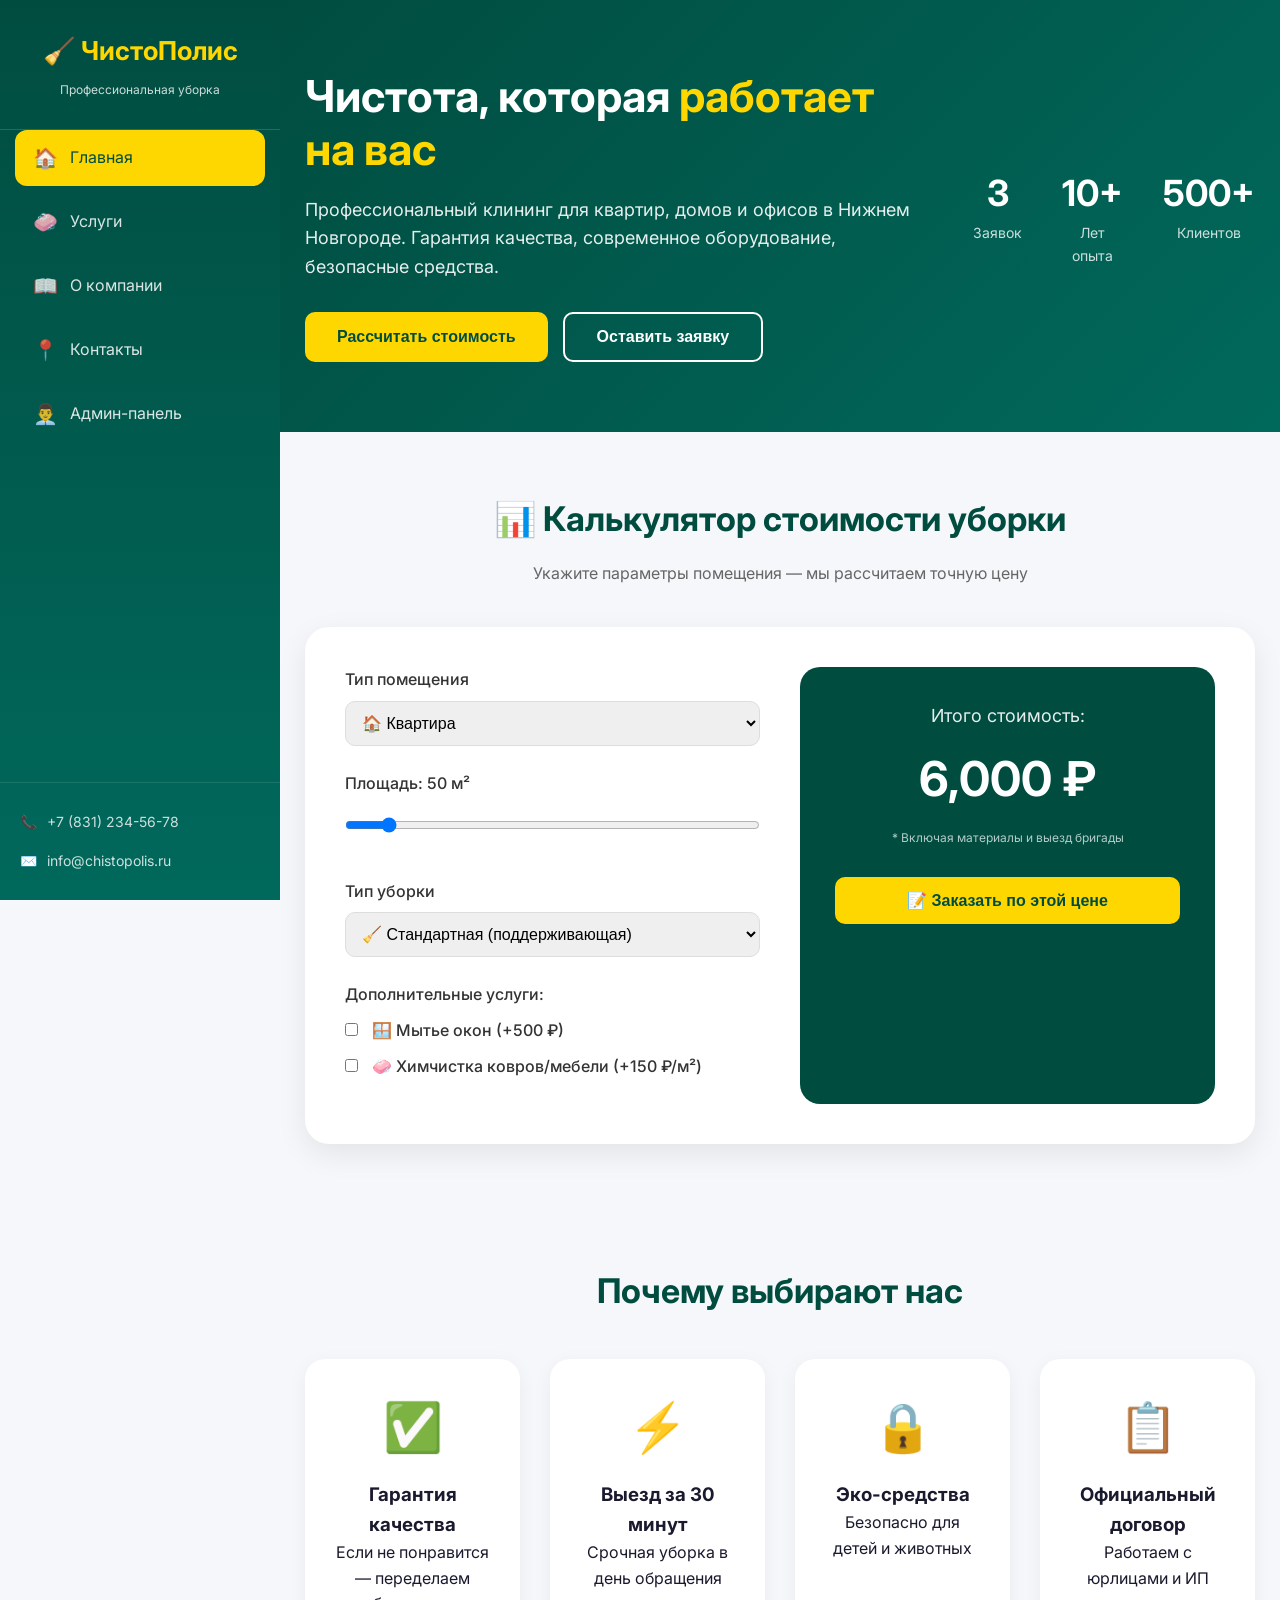
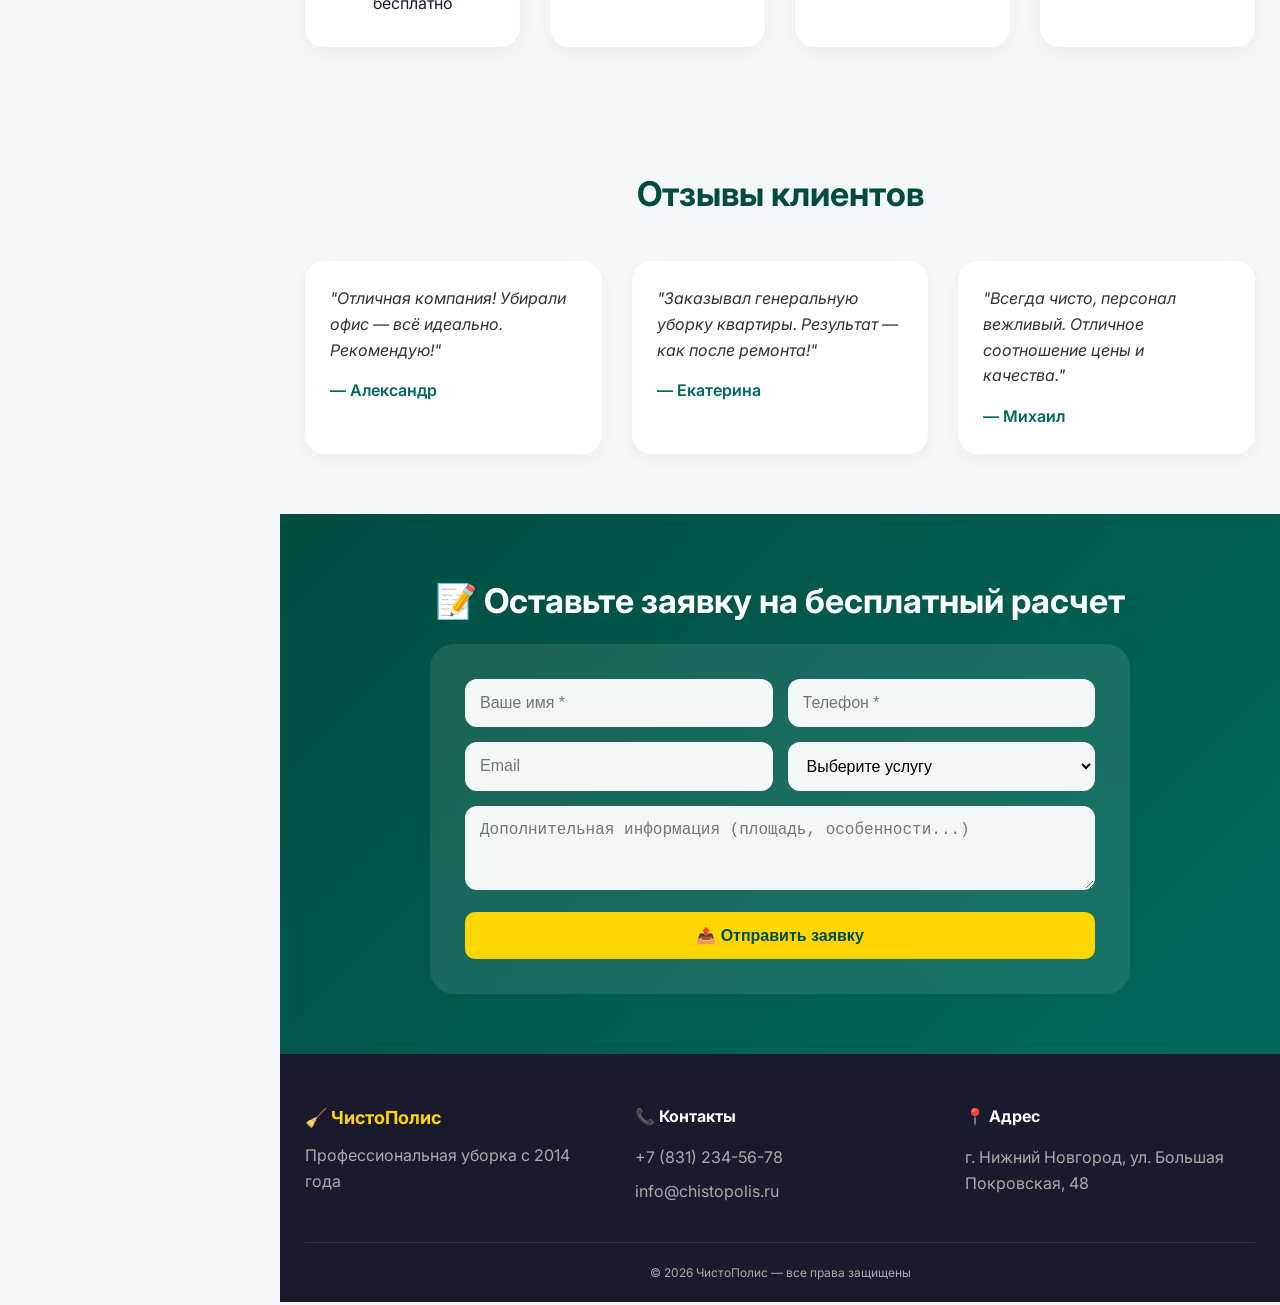
<file: index.html>
<!DOCTYPE html>
<html lang="ru">
<head>
    <meta charset="UTF-8">
    <meta name="viewport" content="width=device-width, initial-scale=1.0">
    <title>ЧистоПолис | Профессиональная уборка в Нижнем Новгороде</title>
    <link href="https://fonts.googleapis.com/css2?family=Inter:wght@300;400;500;600;700;800&display=swap" rel="stylesheet">
    <link rel="stylesheet" href="style.css">
</head>
<body>

<div class="app-wrapper">
    <aside class="sidebar">
        <div class="logo-sidebar">
            <h1>🧹 ЧистоПолис</h1>
            <p>Профессиональная уборка</p>
        </div>
        <nav class="nav-vertical">
            <a href="#" onclick="showPage('main'); return false;" class="nav-link active">
                <span class="nav-icon">🏠</span>
                <span>Главная</span>
            </a>
            <a href="#" onclick="showPage('services'); return false;" class="nav-link">
                <span class="nav-icon">🧼</span>
                <span>Услуги</span>
            </a>
            <a href="#" onclick="showPage('about'); return false;" class="nav-link">
                <span class="nav-icon">📖</span>
                <span>О компании</span>
            </a>
            <a href="#" onclick="showPage('contacts'); return false;" class="nav-link">
                <span class="nav-icon">📍</span>
                <span>Контакты</span>
            </a>
            <a href="#" onclick="showPage('admin'); return false;" class="nav-link">
                <span class="nav-icon">👨‍💼</span>
                <span>Админ-панель</span>
            </a>
        </nav>
        <div class="sidebar-footer">
            <div class="sidebar-phone">
                <span>📞</span>
                <a href="tel:+78312345678">+7 (831) 234-56-78</a>
            </div>
            <div class="sidebar-email">
                <span>✉️</span>
                <a href="mailto:info@chistopolis.ru">info@chistopolis.ru</a>
            </div>
        </div>
    </aside>

    <main class="main-content">
        <!-- ========== ГЛАВНАЯ СТРАНИЦА ========== -->
        <div id="page-main">
            <section class="hero">
                <div class="container">
                    <div class="hero-content">
                        <div class="hero-text">
                            <h1>Чистота, которая <span class="highlight">работает на вас</span></h1>
                            <p>Профессиональный клининг для квартир, домов и офисов в Нижнем Новгороде. Гарантия качества, современное оборудование, безопасные средства.</p>
                            <div class="hero-buttons">
                                <button class="btn-primary" onclick="document.getElementById('calculator').scrollIntoView({behavior: 'smooth'})">Рассчитать стоимость</button>
                                <button class="btn-secondary" onclick="openOrderForm()">Оставить заявку</button>
                            </div>
                        </div>
                        <div class="hero-stats">
                            <div class="stat"><div class="stat-number" id="heroOrders">0</div><div class="stat-label">Заявок</div></div>
                            <div class="stat"><div class="stat-number">10+</div><div class="stat-label">Лет опыта</div></div>
                            <div class="stat"><div class="stat-number">500+</div><div class="stat-label">Клиентов</div></div>
                        </div>
                    </div>
                </div>
            </section>

            <!-- Калькулятор -->
            <section id="calculator" class="calculator-section">
                <div class="container">
                    <h2 class="section-title">📊 Калькулятор стоимости уборки</h2>
                    <p class="section-subtitle">Укажите параметры помещения — мы рассчитаем точную цену</p>
                    <div class="calculator-container">
                        <div class="calculator-form">
                            <div class="form-group">
                                <label>Тип помещения</label>
                                <select id="roomType">
                                    <option value="apartment">🏠 Квартира</option>
                                    <option value="house">🏰 Частный дом</option>
                                    <option value="office">🏢 Офис</option>
                                </select>
                            </div>
                            <div class="form-group">
                                <label>Площадь: <span id="areaValue">50</span> м²</label>
                                <input type="range" id="area" min="20" max="500" value="50" step="5">
                            </div>
                            <div class="form-group">
                                <label>Тип уборки</label>
                                <select id="cleaningType">
                                    <option value="standard">🧹 Стандартная (поддерживающая)</option>
                                    <option value="general">✨ Генеральная уборка</option>
                                    <option value="after">🔨 После ремонта</option>
                                </select>
                            </div>
                            <div class="form-group">
                                <label>Дополнительные услуги:</label>
                                <label class="checkbox"><input type="checkbox" id="windows"> 🪟 Мытье окон (+500 ₽)</label>
                                <label class="checkbox"><input type="checkbox" id="carpet"> 🧼 Химчистка ковров/мебели (+150 ₽/м²)</label>
                            </div>
                        </div>
                        <div class="calculator-result">
                            <div class="result-price">
                                <div class="result-label">Итого стоимость:</div>
                                <div class="result-value" id="totalPrice">0 ₽</div>
                                <div class="result-note">* Включая материалы и выезд бригады</div>
                            </div>
                            <button class="btn-primary btn-block" onclick="sendOrderFromCalculator()">📝 Заказать по этой цене</button>
                        </div>
                    </div>
                </div>
            </section>

            <!-- Преимущества -->
            <section class="features">
                <div class="container">
                    <h2 class="section-title">Почему выбирают нас</h2>
                    <div class="features-grid">
                        <div class="feature-card"><div class="feature-icon">✅</div><h3>Гарантия качества</h3><p>Если не понравится — переделаем бесплатно</p></div>
                        <div class="feature-card"><div class="feature-icon">⚡</div><h3>Выезд за 30 минут</h3><p>Срочная уборка в день обращения</p></div>
                        <div class="feature-card"><div class="feature-icon">🔒</div><h3>Эко-средства</h3><p>Безопасно для детей и животных</p></div>
                        <div class="feature-card"><div class="feature-icon">📋</div><h3>Официальный договор</h3><p>Работаем с юрлицами и ИП</p></div>
                    </div>
                </div>
            </section>

            <!-- Отзывы -->
            <section class="reviews">
                <div class="container">
                    <h2 class="section-title">Отзывы клиентов</h2>
                    <div class="reviews-slider">
                        <div class="review-card"><div class="review-text">"Отличная компания! Убирали офис — всё идеально. Рекомендую!"</div><div class="review-author">— Александр</div></div>
                        <div class="review-card"><div class="review-text">"Заказывал генеральную уборку квартиры. Результат — как после ремонта!"</div><div class="review-author">— Екатерина</div></div>
                        <div class="review-card"><div class="review-text">"Всегда чисто, персонал вежливый. Отличное соотношение цены и качества."</div><div class="review-author">— Михаил</div></div>
                    </div>
                </div>
            </section>

            <!-- Форма заявки -->
            <section class="order-form">
                <div class="container">
                    <h2 class="section-title">📝 Оставьте заявку на бесплатный расчет</h2>
                    <form id="mainOrderForm" class="form">
                        <div class="form-row">
                            <input type="text" id="orderName" placeholder="Ваше имя *" required>
                            <input type="tel" id="orderPhone" placeholder="Телефон *" required>
                        </div>
                        <div class="form-row">
                            <input type="email" id="orderEmail" placeholder="Email">
                            <select id="orderService">
                                <option value="">Выберите услугу</option>
                                <option>Уборка квартиры</option>
                                <option>Уборка офиса</option>
                                <option>Уборка коттеджа</option>
                                <option>Химчистка</option>
                            </select>
                        </div>
                        <textarea id="orderMessage" placeholder="Дополнительная информация (площадь, особенности...)" rows="3"></textarea>
                        <button type="submit" class="btn-primary btn-submit">📤 Отправить заявку</button>
                    </form>
                </div>
            </section>
        </div>

        <!-- ========== СТРАНИЦА УСЛУГ ========== -->
        <div id="page-services" style="display: none;">
            <section class="services-page">
                <div class="container">
                    <h1 class="section-title">Наши услуги</h1>
                    <p class="section-subtitle">Выберите подходящий вариант уборки</p>
                    <div class="services-grid-page">
                        <div class="service-card"><div class="service-header">🏠 Уборка квартир</div><div class="service-body"><div class="service-price">от 120 ₽/м²</div><ul><li>Поддерживающая уборка</li><li>Генеральная уборка</li><li>Уборка после ремонта</li><li>Мытье окон</li><li>Химчистка мебели</li></ul><button class="btn-order" onclick="openOrderForm()">Заказать →</button></div></div>
                        <div class="service-card"><div class="service-header">🏢 Уборка офисов</div><div class="service-body"><div class="service-price">от 90 ₽/м²</div><ul><li>Ежедневная уборка</li><li>Комплексная уборка</li><li>Уборка после ремонта</li><li>Чистка вентиляции</li><li>Заправка кулеров</li></ul><button class="btn-order" onclick="openOrderForm()">Заказать →</button></div></div>
                        <div class="service-card"><div class="service-header">🏰 Уборка коттеджей</div><div class="service-body"><div class="service-price">от 150 ₽/м²</div><ul><li>Генеральная уборка</li><li>Мытье фасадов</li><li>Чистка бассейнов</li><li>Уход за территорией</li><li>Сезонная уборка</li></ul><button class="btn-order" onclick="openOrderForm()">Заказать →</button></div></div>
                        <div class="service-card"><div class="service-header">🧹 Химчистка</div><div class="service-body"><div class="service-price">от 150 ₽/м²</div><ul><li>Химчистка ковров</li><li>Чистка диванов и кресел</li><li>Химчистка матрасов</li><li>Удаление пятен</li><li>Антибактериальная обработка</li></ul><button class="btn-order" onclick="openOrderForm()">Заказать →</button></div></div>
                        <div class="service-card"><div class="service-header">🪟 Мытье окон</div><div class="service-body"><div class="service-price">от 500 ₽/окно</div><ul><li>Мытье окон любой сложности</li><li>Чистка витражей</li><li>Мытье остекления балконов</li><li>Промышленный альпинизм</li><li>Мытье панорамных окон</li></ul><button class="btn-order" onclick="openOrderForm()">Заказать →</button></div></div>
                        <div class="service-card"><div class="service-header">🏭 Коммерческий клининг</div><div class="service-body"><div class="service-price">от 110 ₽/м²</div><ul><li>Уборка ТРЦ</li><li>Клининг складов</li><li>Уборка производств</li><li>Клининг ресторанов</li><li>Поломоечные работы</li></ul><button class="btn-order" onclick="openOrderForm()">Заказать →</button></div></div>
                    </div>
                </div>
            </section>
        </div>

        <!-- ========== СТРАНИЦА О НАС ========== -->
        <div id="page-about" style="display: none;">
            <section class="about-page">
                <div class="container">
                    <h1 class="section-title">О компании</h1>
                    <p class="section-subtitle">ЧистоПолис — профессиональный клининг в Нижнем Новгороде</p>
                    <div class="about-grid">
                        <div class="about-text">
                            <h2>Кто мы?</h2>
                            <p>Компания «ЧистоПолис» основана в 2014 году. За это время мы выполнили более 5000 заказов и завоевали доверие крупнейших компаний и частных клиентов Нижнего Новгорода.</p>
                            <p>Наша миссия — сделать чистоту доступной и качественной. Мы используем профессиональное оборудование Kärcher, экологичные средства и обучаем персонал по международным стандартам.</p>
                            <p>Мы гарантируем результат: если вам что-то не понравится — переделаем бесплатно. Работаем по договору, предоставляем закрывающие документы для юридических лиц.</p>
                        </div>
                        <div class="about-image">
                            <div class="about-card">
                                <span class="about-icon">🧹</span>
                                <h3>Более 500 клиентов</h3>
                                <p>доверяют нам свою чистоту</p>
                            </div>
                        </div>
                    </div>
                    <div class="numbers-grid">
                        <div class="number-item"><div class="number">10</div><div>лет на рынке</div></div>
                        <div class="number-item"><div class="number">500+</div><div>клиентов</div></div>
                        <div class="number-item"><div class="number">1000+</div><div>объектов</div></div>
                        <div class="number-item"><div class="number">98%</div><div>довольных клиентов</div></div>
                    </div>
                    <div class="mission-box">
                        <p>«Чистота там, где работают профессионалы. Мы любим своё дело и делаем его на совесть»</p>
                        <p class="mission-author">— Алексей Соколов, основатель компании</p>
                    </div>
                </div>
            </section>
        </div>

        <!-- ========== СТРАНИЦА КОНТАКТЫ ========== -->
        <div id="page-contacts" style="display: none;">
            <section class="contacts-page">
                <div class="container">
                    <h1 class="section-title">Контакты</h1>
                    <p class="section-subtitle">Свяжитесь с нами любым удобным способом</p>
                    <div class="contacts-grid">
                        <div>
                            <div class="contact-card"><h3>📞 Свяжитесь с нами</h3><div class="contact-item"><span>📱</span><div><strong>Телефон</strong><br><a href="tel:+78312345678">+7 (831) 234-56-78</a></div></div><div class="contact-item"><span></span><div><strong>Email</strong><br><a href="mailto:info@chistopolis.ru">info@chistopolis.ru</a></div></div></div>
                            <div class="contact-card"><h3>📍 Адрес</h3><div class="contact-item"><span>🏢</span><div>г. Нижний Новгород, ул. Большая Покровская, дом 48, офис 12</div></div><div class="subway-station">🚇 <strong>Метро:</strong> Горьковская — 5 минут пешком</div></div>
                            <div class="contact-card"><h3>⏰ Режим работы</h3><div class="work-hours"><p>Пн-Пт: 8:00 - 22:00</p><p>Сб-Вс: 9:00 - 20:00</p></div></div>
                        </div>
                        <div>
                            <div class="map-placeholder"><div class="map-icon">🗺️</div><h3>Карта проезда</h3><p>ул. Большая Покровская, 48</p><div class="map-info"><p>📍 Ориентир: ТЦ "Покровский пассаж"</p><p>🚗 Парковка: гостевые места</p></div></div>
                        </div>
                    </div>
                </div>
            </section>
        </div>

        <!-- ========== АДМИН-ПАНЕЛЬ ========== -->
        <div id="page-admin" style="display: none;">
            <div class="admin-auth-overlay" id="adminAuthOverlay">
                <div class="admin-login-card">
                    <div class="auth-logo">🧹</div>
                    <h2>Вход в админ-панель</h2>
                    <p>Только для сотрудников</p>
                    <input type="text" id="adminUsername" placeholder="Логин" class="admin-input">
                    <input type="password" id="adminPassword" placeholder="Пароль" class="admin-input">
                    <button class="btn-primary" onclick="loginToAdmin()">Войти</button>
                    <button class="btn-secondary" onclick="closeAdminLogin()">На главную</button>
                    <div class="demo-hint">demo / demo123</div>
                </div>
            </div>

            <div id="adminPanelContent" style="display: none;">
                <div class="admin-header">
                    <h1>📊 Панель управления</h1>
                    <button class="btn-secondary" onclick="logoutFromAdmin()">🚪 Выйти</button>
                </div>
                <div class="admin-tabs">
                    <button class="admin-tab active" onclick="switchAdminTab('stats')">📊 Заявки</button>
                </div>
                <div id="adminTabStats" class="admin-tab-content">
                    <div class="stats-cards-admin" id="adminStats"></div>
                    <div class="leads-list" id="leadsList"></div>
                </div>
            </div>
        </div>

        <footer class="footer">
            <div class="container">
                <div class="footer-content">
                    <div class="footer-col"><div class="footer-logo">🧹 ЧистоПолис</div><p>Профессиональная уборка с 2014 года</p></div>
                    <div class="footer-col"><h4>📞 Контакты</h4><p>+7 (831) 234-56-78</p><p>info@chistopolis.ru</p></div>
                    <div class="footer-col"><h4>📍 Адрес</h4><p>г. Нижний Новгород, ул. Большая Покровская, 48</p></div>
                </div>
                <div class="footer-bottom"><p>© 2026 ЧистоПолис — все права защищены</p></div>
            </div>
        </footer>
    </main>
</div>

<script src="script.js"></script>
</body>
</html>
</file>
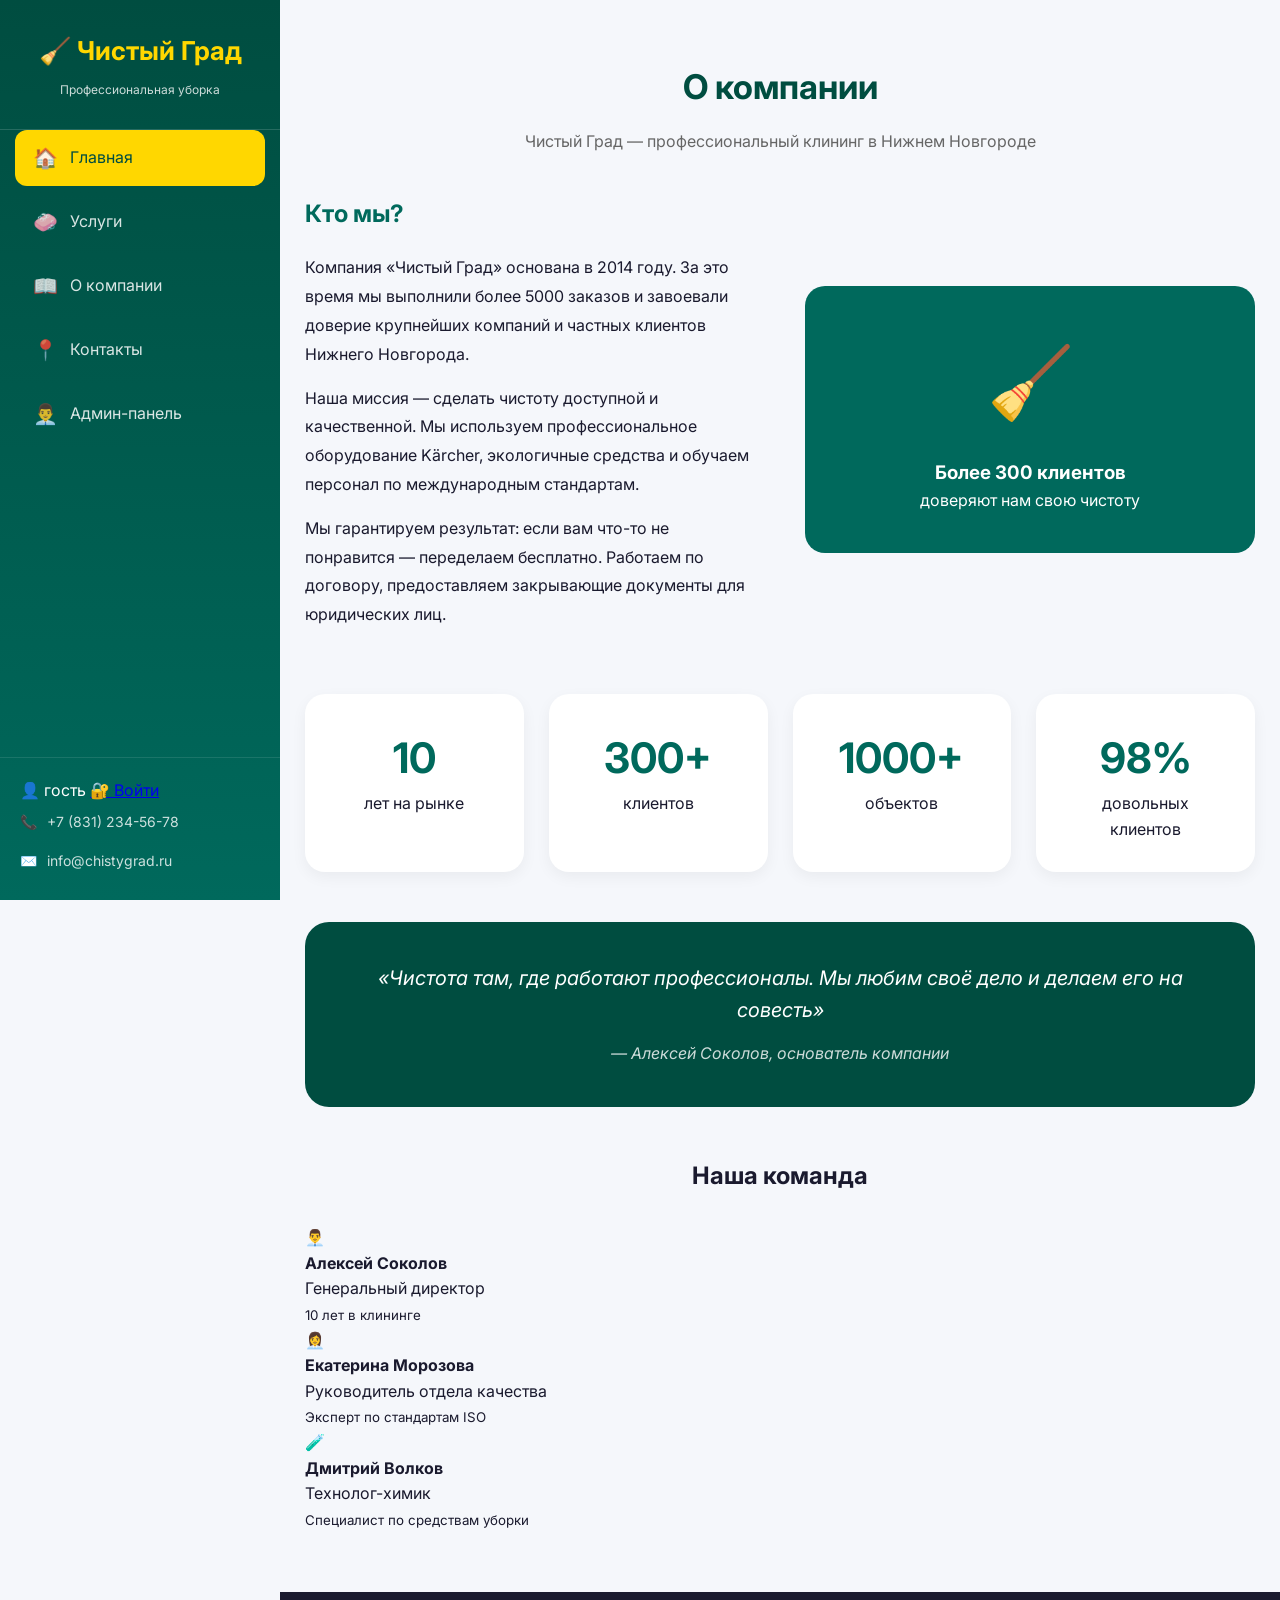
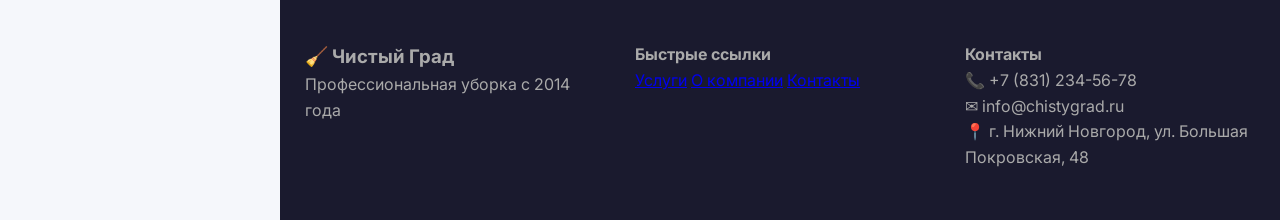
<file: about.html>
<!DOCTYPE html>
<html lang="ru">
<head>
    <meta charset="UTF-8">
    <meta name="viewport" content="width=device-width, initial-scale=1.0">
    <title>О компании | Чистый Град</title>
    <link rel="stylesheet" href="style.css">
    <link href="https://fonts.googleapis.com/css2?family=Inter:wght@300;400;500;600;700;800&display=swap" rel="stylesheet">
</head>
<body>
    <div class="app-wrapper">
        <aside class="sidebar">
            <div class="logo-sidebar">
                <h1>🧹 Чистый Град</h1>
                <p>Профессиональная уборка</p>
            </div>
            <nav class="nav-vertical">
                <a href="index.html" class="nav-link">
                    <span class="nav-icon">🏠</span>
                    <span>Главная</span>
                </a>
                <a href="services.html" class="nav-link">
                    <span class="nav-icon">🧼</span>
                    <span>Услуги</span>
                </a>
                <a href="about.html" class="nav-link active">
                    <span class="nav-icon">📖</span>
                    <span>О компании</span>
                </a>
                <a href="contacts.html" class="nav-link">
                    <span class="nav-icon">📍</span>
                    <span>Контакты</span>
                </a>
                <a href="admin.html" class="nav-link">
                    <span class="nav-icon">👨‍💼</span>
                    <span>Админ-панель</span>
                </a>
            </nav>
            <div class="sidebar-footer">
                <div class="sidebar-user" id="userInfo">
                    <span id="userName">👤 гость</span>
                    <a href="login.html" id="authLink" class="logout-link">🔐 Войти</a>
                </div>
                <div class="sidebar-phone">
                    <span>📞</span>
                    <a href="tel:+78312345678">+7 (831) 234-56-78</a>
                </div>
                <div class="sidebar-email">
                    <span>✉️</span>
                    <a href="mailto:info@chistygrad.ru">info@chistygrad.ru</a>
                </div>
            </div>
        </aside>

        <main class="main-content">
            <section class="about-page">
                <div class="container">
                    <h1 class="section-title">О компании</h1>
                    <p class="section-subtitle">Чистый Град — профессиональный клининг в Нижнем Новгороде</p>
                    
                    <div class="about-grid">
                        <div class="about-text">
                            <h2>Кто мы?</h2>
                            <p>Компания «Чистый Град» основана в 2014 году. За это время мы выполнили более 5000 заказов и завоевали доверие крупнейших компаний и частных клиентов Нижнего Новгорода.</p>
                            <p>Наша миссия — сделать чистоту доступной и качественной. Мы используем профессиональное оборудование Kärcher, экологичные средства и обучаем персонал по международным стандартам.</p>
                            <p>Мы гарантируем результат: если вам что-то не понравится — переделаем бесплатно. Работаем по договору, предоставляем закрывающие документы для юридических лиц.</p>
                        </div>
                        <div class="about-image">
                            <div class="about-card">
                                <span class="about-icon">🧹</span>
                                <h3>Более 300 клиентов</h3>
                                <p>доверяют нам свою чистоту</p>
                            </div>
                        </div>
                    </div>

                    <div class="numbers-grid">
                        <div class="number-item">
                            <div class="number">10</div>
                            <div>лет на рынке</div>
                        </div>
                        <div class="number-item">
                            <div class="number">300+</div>
                            <div>клиентов</div>
                        </div>
                        <div class="number-item">
                            <div class="number">1000+</div>
                            <div>объектов</div>
                        </div>
                        <div class="number-item">
                            <div class="number">98%</div>
                            <div>довольных клиентов</div>
                        </div>
                    </div>

                    <div class="mission-box">
                        <p>«Чистота там, где работают профессионалы. Мы любим своё дело и делаем его на совесть»</p>
                        <p class="mission-author">— Алексей Соколов, основатель компании</p>
                    </div>

                    <h2 style="text-align: center; margin: 50px 0 30px;">Наша команда</h2>
                    <div class="team-grid">
                        <div class="team-card">
                            <div class="team-icon">👨‍💼</div>
                            <h4>Алексей Соколов</h4>
                            <p>Генеральный директор</p>
                            <small>10 лет в клининге</small>
                        </div>
                        <div class="team-card">
                            <div class="team-icon">👩‍💼</div>
                            <h4>Екатерина Морозова</h4>
                            <p>Руководитель отдела качества</p>
                            <small>Эксперт по стандартам ISO</small>
                        </div>
                        <div class="team-card">
                            <div class="team-icon">🧪</div>
                            <h4>Дмитрий Волков</h4>
                            <p>Технолог-химик</p>
                            <small>Специалист по средствам уборки</small>
                        </div>
                    </div>
                </div>
            </section>

            <footer class="footer">
                <div class="container">
                    <div class="footer-content">
                        <div class="footer-info">
                            <h3>🧹 Чистый Град</h3>
                            <p>Профессиональная уборка с 2014 года</p>
                        </div>
                        <div class="footer-links">
                            <h4>Быстрые ссылки</h4>
                            <a href="services.html">Услуги</a>
                            <a href="about.html">О компании</a>
                            <a href="contacts.html">Контакты</a>
                        </div>
                        <div class="footer-contacts">
                            <h4>Контакты</h4>
                            <p>📞 +7 (831) 234-56-78</p>
                            <p>✉ info@chistygrad.ru</p>
                            <p>📍 г. Нижний Новгород, ул. Большая Покровская, 48</p>
                        </div>
                    </div>
                </div>
            </footer>
        </main>
    </div>

    <script src="script.js"></script>
</body>
</html>
</file>
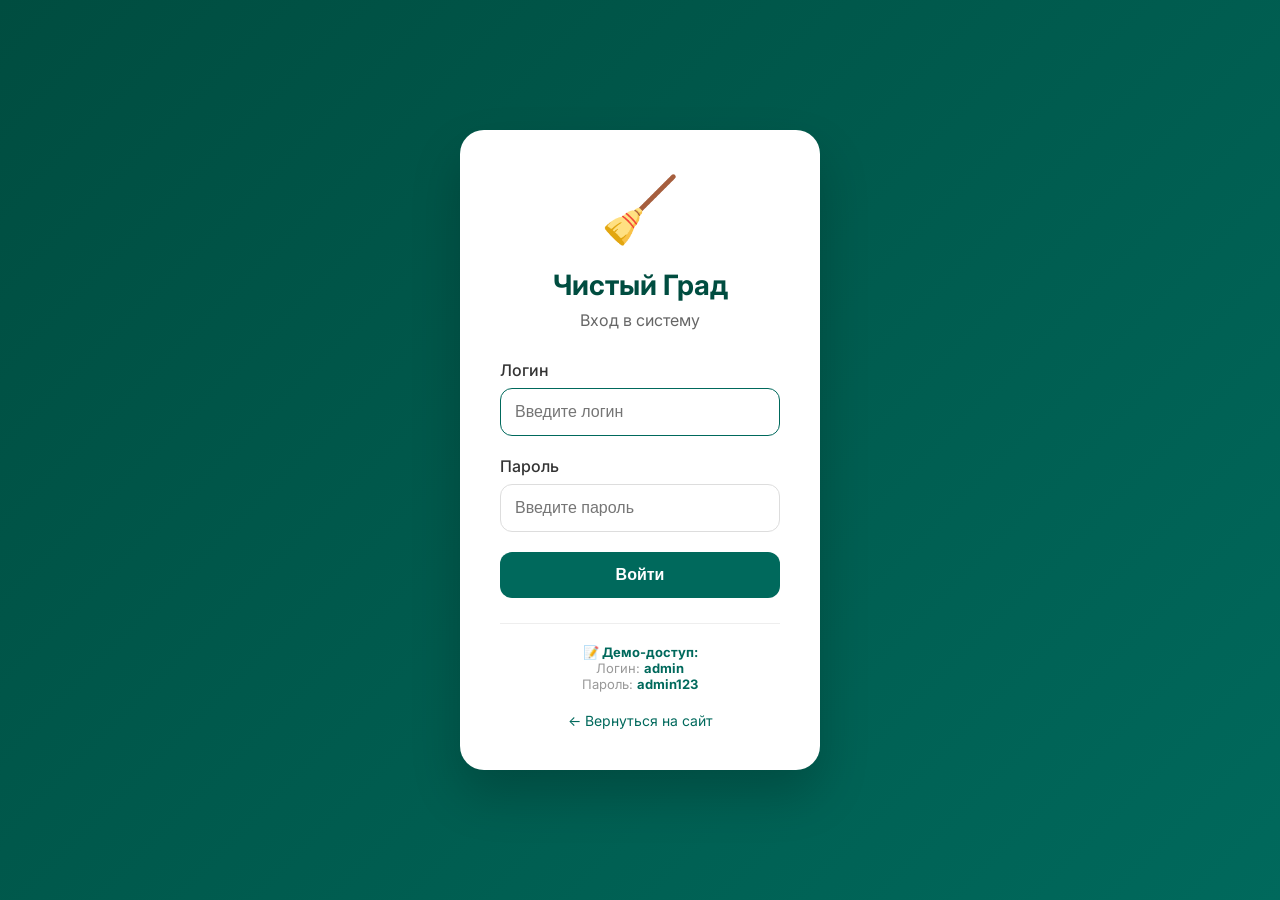
<file: admin.html>
<!DOCTYPE html>
<html lang="ru">
<head>
    <meta charset="UTF-8">
    <meta name="viewport" content="width=device-width, initial-scale=1.0">
    <title>Админ-панель | Чистый Град</title>
    <link rel="stylesheet" href="style.css">
    <link href="https://fonts.googleapis.com/css2?family=Inter:wght@300;400;500;600;700;800&display=swap" rel="stylesheet">
    <style>
        .admin-stats-grid {
            display: grid;
            grid-template-columns: repeat(3, 1fr);
            gap: 25px;
            margin-bottom: 40px;
        }
        .admin-stat-card {
            background: linear-gradient(135deg, #00695c, #00897b);
            color: white;
            padding: 25px;
            border-radius: 20px;
            text-align: center;
        }
        .admin-stat-number {
            font-size: 48px;
            font-weight: 700;
        }
        .admin-lead-card {
            background: white;
            border-radius: 16px;
            padding: 20px;
            margin-bottom: 15px;
            box-shadow: 0 2px 10px rgba(0,0,0,0.05);
            border-left: 4px solid #ffc107;
        }
        .lead-header {
            display: flex;
            justify-content: space-between;
            align-items: center;
            flex-wrap: wrap;
            gap: 10px;
            margin-bottom: 12px;
        }
        .lead-name {
            font-weight: 700;
            font-size: 18px;
            color: #00695c;
        }
        .status-badge {
            padding: 5px 12px;
            border-radius: 20px;
            font-size: 12px;
            font-weight: 600;
        }
        .status-new {
            background: #e74c3c;
            color: white;
        }
        .status-processed {
            background: #27ae60;
            color: white;
        }
        .lead-message {
            background: #f5f5f5;
            padding: 12px;
            border-radius: 10px;
            margin: 10px 0;
            font-size: 14px;
        }
        .lead-footer {
            display: flex;
            justify-content: space-between;
            align-items: center;
            margin-top: 12px;
            font-size: 12px;
            color: #888;
        }
        .process-btn {
            background: #00695c;
            color: white;
            border: none;
            padding: 6px 16px;
            border-radius: 20px;
            cursor: pointer;
            font-size: 12px;
        }
        .process-btn:hover {
            background: #004d40;
        }
        .empty-leads {
            text-align: center;
            padding: 60px;
            background: white;
            border-radius: 20px;
            color: #999;
        }
        .logout-admin {
            background: #e74c3c;
            color: white;
            border: none;
            padding: 8px 16px;
            border-radius: 10px;
            cursor: pointer;
            margin-left: 15px;
        }
        .admin-header {
            display: flex;
            justify-content: space-between;
            align-items: center;
            margin: 30px 0 20px;
        }
    </style>
</head>
<body>
    <div class="app-wrapper">
        <aside class="sidebar">
            <div class="logo-sidebar">
                <h1>🧹 Чистый Град</h1>
                <p>Админ-панель</p>
            </div>
            <nav class="nav-vertical">
                <a href="index.html" class="nav-link">
                    <span class="nav-icon">🏠</span>
                    <span>На сайт</span>
                </a>
                <a href="admin.html" class="nav-link active">
                    <span class="nav-icon">📊</span>
                    <span>Заявки</span>
                </a>
            </nav>
            <div class="sidebar-footer">
                <div class="sidebar-user" id="adminUserInfo">
                    <span id="adminName">👤 admin</span>
                    <button onclick="logout()" class="logout-link" style="background:none;border:none;color:#ffd700;cursor:pointer;">🚪 Выйти</button>
                </div>
            </div>
        </aside>

        <main class="main-content">
            <div class="container">
                <div class="admin-header">
                    <h1>📊 Панель управления</h1>
                </div>
                
                <div id="adminStats" class="admin-stats-grid"></div>
                
                <h2 style="margin-bottom: 20px;">📋 Список заявок</h2>
                <div id="leadsContainer"></div>
            </div>
        </main>
    </div>

    <script src="script.js"></script>
    <script>
        function checkAdminAuth() {
            const isLoggedIn = localStorage.getItem('isLoggedIn');
            if (isLoggedIn !== 'true') {
                window.location.href = 'login.html';
            }
        }
        
        function logout() {
            localStorage.removeItem('isLoggedIn');
            localStorage.removeItem('username');
            window.location.href = 'login.html';
        }
        
        function getLeads() {
            return JSON.parse(localStorage.getItem('cleaningLeads') || '[]');
        }

        function saveLeads(leads) {
            localStorage.setItem('cleaningLeads', JSON.stringify(leads));
        }

        function loadAdminStats() {
            const statsContainer = document.getElementById('adminStats');
            if (!statsContainer) return;
            
            const leads = getLeads();
            const total = leads.length;
            const newLeads = leads.filter(l => l.status === 'new').length;
            const processed = leads.filter(l => l.status === 'processed').length;
            
            statsContainer.innerHTML = `
                <div class="admin-stat-card">
                    <div class="admin-stat-number">${total}</div>
                    <div>Всего заявок</div>
                </div>
                <div class="admin-stat-card">
                    <div class="admin-stat-number">${newLeads}</div>
                    <div>Новых</div>
                </div>
                <div class="admin-stat-card">
                    <div class="admin-stat-number">${processed}</div>
                    <div>Обработано</div>
                </div>
            `;
        }

        function loadAdminLeads() {
            const container = document.getElementById('leadsContainer');
            if (!container) return;
            
            const leads = getLeads();
            
            if (leads.length === 0) {
                container.innerHTML = '<div class="empty-leads">📭 Пока нет ни одной заявки</div>';
                return;
            }
            
            container.innerHTML = leads.slice().reverse().map(lead => `
                <div class="admin-lead-card">
                    <div class="lead-header">
                        <div>
                            <span class="lead-name">${escapeHtml(lead.name)}</span>
                            <span> — ${escapeHtml(lead.phone)}</span>
                        </div>
                        <span class="status-badge ${lead.status === 'new' ? 'status-new' : 'status-processed'}">
                            ${lead.status === 'new' ? '🆕 Новая' : '✅ Обработана'}
                        </span>
                    </div>
                    <div class="lead-message">${escapeHtml(lead.message || 'Без дополнительной информации')}</div>
                    <div class="lead-footer">
                        <span>📅 ${lead.date}</span>
                        ${lead.status === 'new' ? `<button class="process-btn" onclick="markLeadProcessed(${lead.id})">✓ Отметить обработанной</button>` : ''}
                    </div>
                </div>
            `).join('');
        }

        function markLeadProcessed(id) {
            const leads = getLeads();
            const index = leads.findIndex(l => l.id === id);
            if (index !== -1) {
                leads[index].status = 'processed';
                saveLeads(leads);
                loadAdminStats();
                loadAdminLeads();
            }
        }

        function escapeHtml(text) {
            if (!text) return '';
            const div = document.createElement('div');
            div.textContent = text;
            return div.innerHTML;
        }
        
        checkAdminAuth();
        loadAdminStats();
        loadAdminLeads();
    </script>
</body>
</html>
</file>
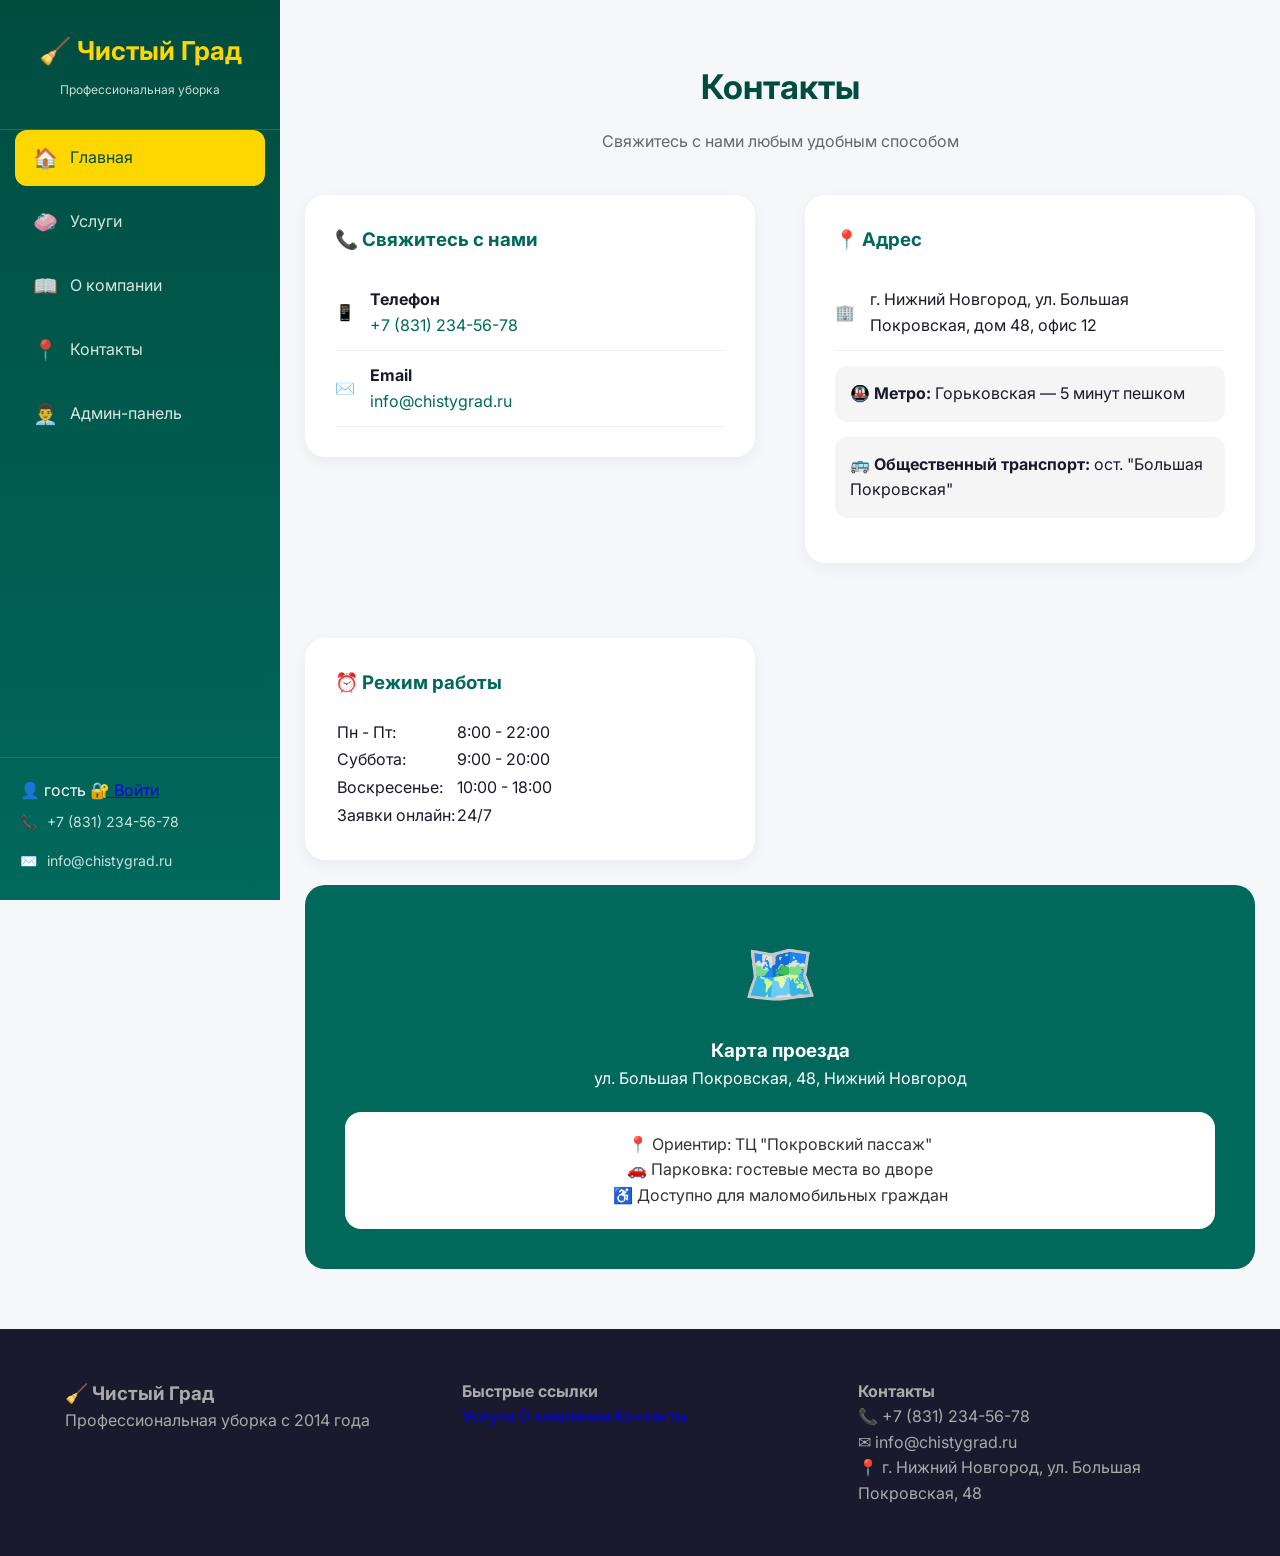
<file: contacts.html>
<!DOCTYPE html>
<html lang="ru">
<head>
    <meta charset="UTF-8">
    <meta name="viewport" content="width=device-width, initial-scale=1.0">
    <title>Контакты | Чистый Град</title>
    <link rel="stylesheet" href="style.css">
    <link href="https://fonts.googleapis.com/css2?family=Inter:wght@300;400;500;600;700;800&display=swap" rel="stylesheet">
</head>
<body>
    <div class="app-wrapper">
        <aside class="sidebar">
            <div class="logo-sidebar">
                <h1>🧹 Чистый Град</h1>
                <p>Профессиональная уборка</p>
            </div>
            <nav class="nav-vertical">
                <a href="index.html" class="nav-link">
                    <span class="nav-icon">🏠</span>
                    <span>Главная</span>
                </a>
                <a href="services.html" class="nav-link">
                    <span class="nav-icon">🧼</span>
                    <span>Услуги</span>
                </a>
                <a href="about.html" class="nav-link">
                    <span class="nav-icon">📖</span>
                    <span>О компании</span>
                </a>
                <a href="contacts.html" class="nav-link active">
                    <span class="nav-icon">📍</span>
                    <span>Контакты</span>
                </a>
                <a href="admin.html" class="nav-link">
                    <span class="nav-icon">👨‍💼</span>
                    <span>Админ-панель</span>
                </a>
            </nav>
            <div class="sidebar-footer">
                <div class="sidebar-user" id="userInfo">
                    <span id="userName">👤 гость</span>
                    <a href="login.html" id="authLink" class="logout-link">🔐 Войти</a>
                </div>
                <div class="sidebar-phone">
                    <span>📞</span>
                    <a href="tel:+78312345678">+7 (831) 234-56-78</a>
                </div>
                <div class="sidebar-email">
                    <span>✉️</span>
                    <a href="mailto:info@chistygrad.ru">info@chistygrad.ru</a>
                </div>
            </div>
        </aside>

        <main class="main-content">
            <section class="contacts-page">
                <div class="container">
                    <h1 class="section-title">Контакты</h1>
                    <p class="section-subtitle">Свяжитесь с нами любым удобным способом</p>
                    
                    <div class="contacts-grid">
                        <div>
                            <div class="contact-card">
                                <h3>📞 Свяжитесь с нами</h3>
                                <div class="contact-item">
                                    <span class="contact-icon">📱</span>
                                    <div><strong>Телефон</strong><br><a href="tel:+78312345678">+7 (831) 234-56-78</a></div>
                                </div>
                                <div class="contact-item">
                                    <span class="contact-icon">✉️</span>
                                    <div><strong>Email</strong><br><a href="mailto:info@chistygrad.ru">info@chistygrad.ru</a></div>
                                </div>
                            
                                </div>
                            </div>
                            <div class="contact-card">
                                <h3>📍 Адрес</h3>
                                <div class="contact-item">
                                    <span class="contact-icon">🏢</span>
                                    <div>г. Нижний Новгород, ул. Большая Покровская, дом 48, офис 12</div>
                                </div>
                                <div class="subway-station">
                                    🚇 <strong>Метро:</strong> Горьковская — 5 минут пешком
                                </div>
                                <div class="subway-station">
                                    🚌 <strong>Общественный транспорт:</strong> ост. "Большая Покровская"
                                </div>
                            </div>

                            <div class="contact-card">
                                <h3>⏰ Режим работы</h3>
                                <div class="work-hours">
                                    <table>
                                        <tr><td>Пн - Пт:</td><td>8:00 - 22:00</td></tr>
                                        <tr><td>Суббота:</td><td>9:00 - 20:00</td></tr>
                                        <tr><td>Воскресенье:</td><td>10:00 - 18:00</td></tr>
                                        <tr><td>Заявки онлайн:</td><td>24/7</td></tr>
                                    </table>
                                </div>
                            </div>
                        </div>

                        <div>
                            <div class="map-placeholder">
                                <div class="map-icon">🗺️</div>
                                <h3>Карта проезда</h3>
                                <p>ул. Большая Покровская, 48, Нижний Новгород</p>
                                <div class="map-info">
                                    <p>📍 Ориентир: ТЦ "Покровский пассаж"</p>
                                    <p>🚗 Парковка: гостевые места во дворе</p>
                                    <p>♿ Доступно для маломобильных граждан</p>
                                </div>
                            </div>
                        </div>
                    </div>
                </div>
            </section>

            <footer class="footer">
                <div class="container">
                    <div class="footer-content">
                        <div class="footer-info">
                            <h3>🧹 Чистый Град</h3>
                            <p>Профессиональная уборка с 2014 года</p>
                        </div>
                        <div class="footer-links">
                            <h4>Быстрые ссылки</h4>
                            <a href="services.html">Услуги</a>
                            <a href="about.html">О компании</a>
                            <a href="contacts.html">Контакты</a>
                        </div>
                        <div class="footer-contacts">
                            <h4>Контакты</h4>
                            <p>📞 +7 (831) 234-56-78</p>
                            <p>✉ info@chistygrad.ru</p>
                            <p>📍 г. Нижний Новгород, ул. Большая Покровская, 48</p>
                        </div>
                    </div>
                </div>
            </footer>
        </main>
    </div>

    <script src="script.js"></script>
</body>
</html>
</file>
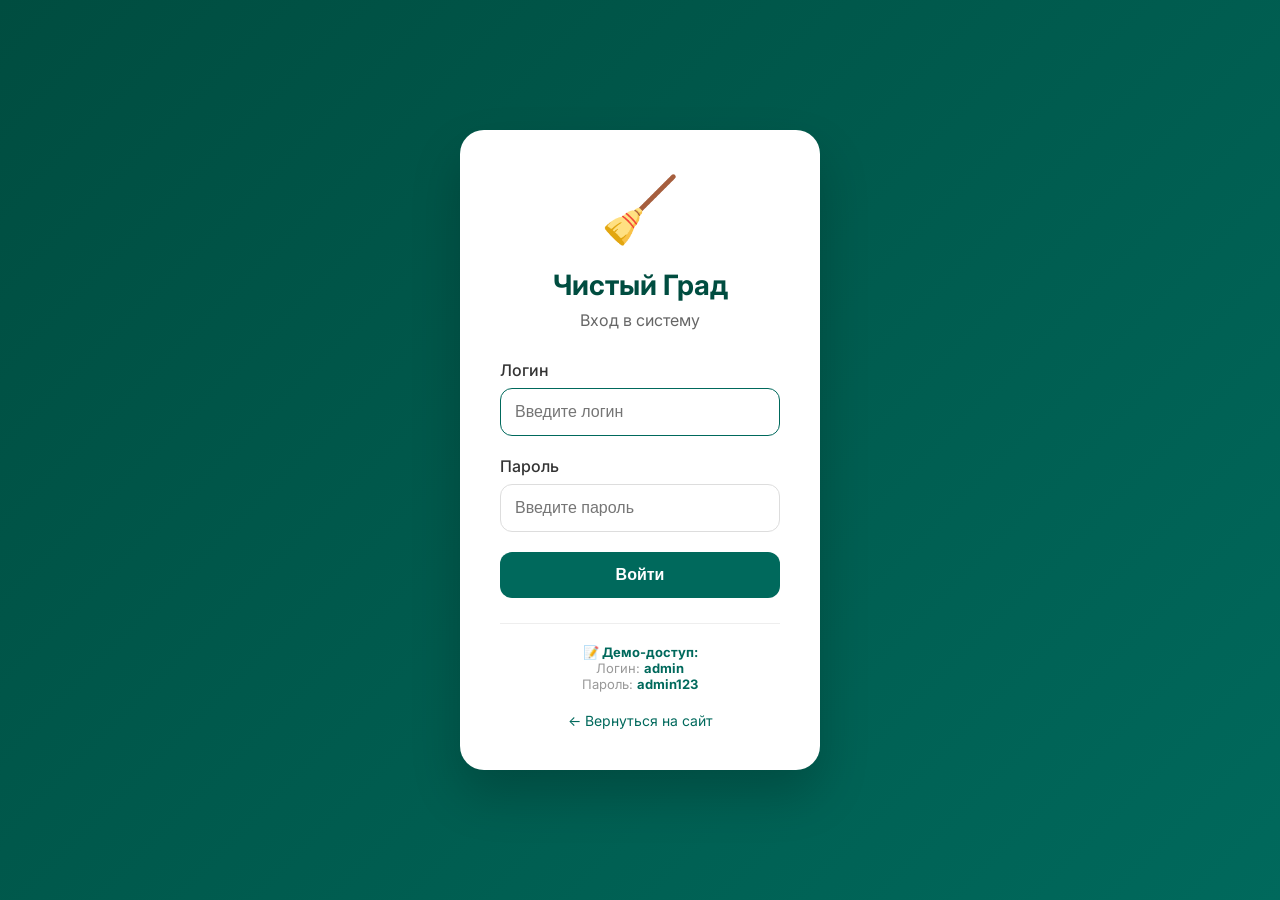
<file: login.html>
<!DOCTYPE html>
<html lang="ru">
<head>
    <meta charset="UTF-8">
    <meta name="viewport" content="width=device-width, initial-scale=1.0">
    <title>Вход | Чистый Град</title>
    <link href="https://fonts.googleapis.com/css2?family=Inter:wght@300;400;500;600;700&display=swap" rel="stylesheet">
    <style>
        * {
            margin: 0;
            padding: 0;
            box-sizing: border-box;
        }

        body {
            font-family: 'Inter', sans-serif;
            background: linear-gradient(135deg, #004d40 0%, #00695c 100%);
            min-height: 100vh;
            display: flex;
            align-items: center;
            justify-content: center;
        }

        .login-container {
            width: 100%;
            max-width: 400px;
            padding: 20px;
        }

        .login-card {
            background: white;
            border-radius: 24px;
            padding: 40px;
            text-align: center;
            box-shadow: 0 25px 50px rgba(0,0,0,0.2);
        }

        .login-icon {
            font-size: 64px;
            margin-bottom: 20px;
        }

        .login-card h1 {
            color: #004d40;
            font-size: 28px;
            margin-bottom: 8px;
        }

        .login-card p {
            color: #666;
            margin-bottom: 30px;
        }

        .input-group {
            margin-bottom: 20px;
            text-align: left;
        }

        .input-group label {
            display: block;
            margin-bottom: 8px;
            font-weight: 500;
            color: #333;
        }

        .input-group input {
            width: 100%;
            padding: 14px;
            border: 1px solid #ddd;
            border-radius: 12px;
            font-size: 16px;
            transition: border-color 0.3s;
        }

        .input-group input:focus {
            outline: none;
            border-color: #00695c;
        }

        .login-btn {
            width: 100%;
            padding: 14px;
            background: #00695c;
            color: white;
            border: none;
            border-radius: 12px;
            font-size: 16px;
            font-weight: 600;
            cursor: pointer;
            transition: background 0.3s;
        }

        .login-btn:hover {
            background: #004d40;
        }

        .error-message {
            background: #fee2e2;
            color: #e74c3c;
            padding: 12px;
            border-radius: 10px;
            margin-bottom: 20px;
            font-size: 14px;
        }

        .demo-info {
            margin-top: 25px;
            padding-top: 20px;
            border-top: 1px solid #eee;
            font-size: 13px;
            color: #999;
        }

        .demo-info strong {
            color: #00695c;
        }

        .back-link {
            display: inline-block;
            margin-top: 20px;
            color: #00695c;
            text-decoration: none;
            font-size: 14px;
        }
    </style>
</head>
<body>
    <div class="login-container">
        <div class="login-card">
            <div class="login-icon">🧹</div>
            <h1>Чистый Град</h1>
            <p>Вход в систему</p>

            <div id="errorMsg" style="display: none;" class="error-message">
                ⚠️ Неверный логин или пароль
            </div>

            <form id="loginForm">
                <div class="input-group">
                    <label>Логин</label>
                    <input type="text" id="loginInput" placeholder="Введите логин" required autofocus>
                </div>
                <div class="input-group">
                    <label>Пароль</label>
                    <input type="password" id="passwordInput" placeholder="Введите пароль" required>
                </div>
                <button type="submit" class="login-btn">Войти</button>
            </form>

            <div class="demo-info">
                <strong>📝 Демо-доступ:</strong><br>
                Логин: <strong>admin</strong><br>
                Пароль: <strong>admin123</strong>
            </div>
            
            <a href="services.html" class="back-link">← Вернуться на сайт</a>
        </div>
    </div>

    <script>
        const loginForm = document.getElementById('loginForm');
        
        loginForm.addEventListener('submit', function(e) {
            e.preventDefault();
            
            const login = document.getElementById('loginInput').value;
            const password = document.getElementById('passwordInput').value;
            
            if (login === 'admin' && password === 'admin123') {
                localStorage.setItem('isLoggedIn', 'true');
                localStorage.setItem('username', login);
                window.location.href = 'index.html';
            } else {
                document.getElementById('errorMsg').style.display = 'block';
            }
        });
    </script>
</body>
</html>
</file>
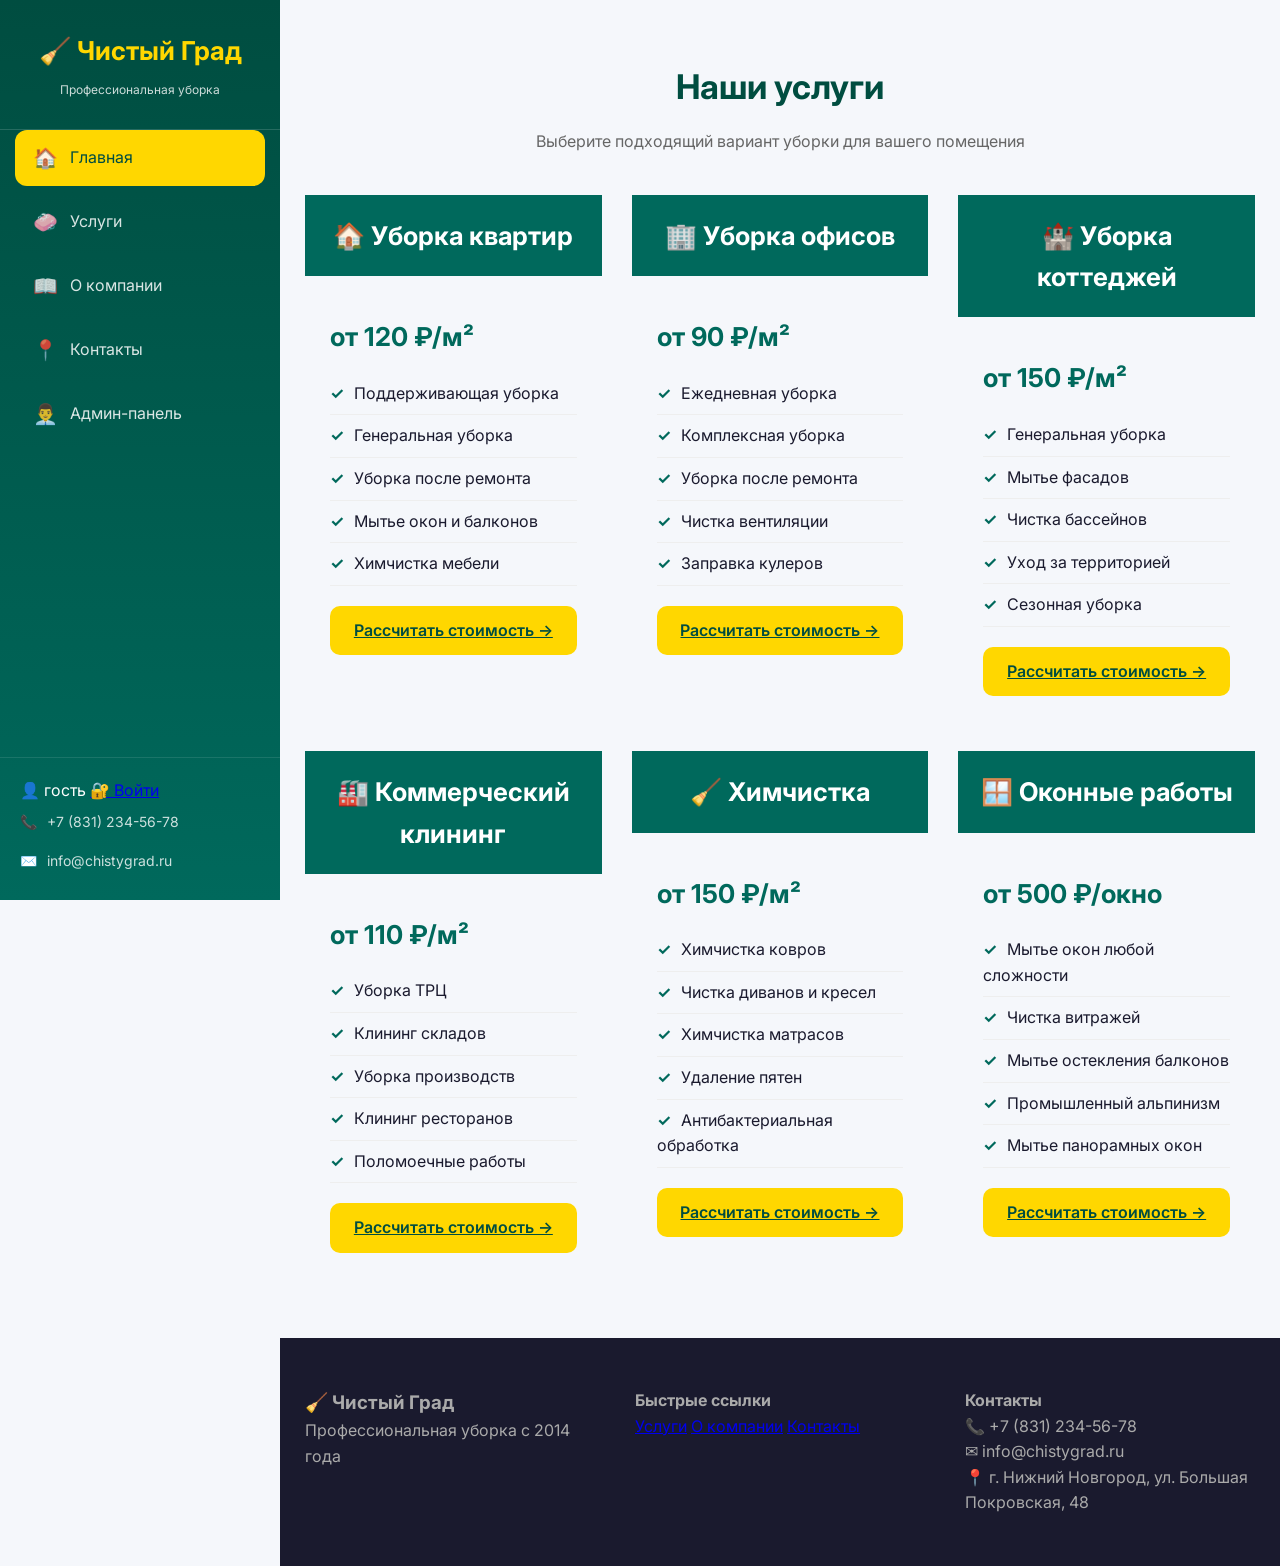
<file: services.html>
<!DOCTYPE html>
<html lang="ru">
<head>
    <meta charset="UTF-8">
    <meta name="viewport" content="width=device-width, initial-scale=1.0">
    <title>Услуги | Чистый Град</title>
    <link rel="stylesheet" href="style.css">
    <link href="https://fonts.googleapis.com/css2?family=Inter:wght@300;400;500;600;700;800&display=swap" rel="stylesheet">
</head>
<body>
    <div class="app-wrapper">
        <aside class="sidebar">
            <div class="logo-sidebar">
                <h1>🧹 Чистый Град</h1>
                <p>Профессиональная уборка</p>
            </div>
            <nav class="nav-vertical">
                <a href="index.html" class="nav-link">
                    <span class="nav-icon">🏠</span>
                    <span>Главная</span>
                </a>
                <a href="services.html" class="nav-link active">
                    <span class="nav-icon">🧼</span>
                    <span>Услуги</span>
                </a>
                <a href="about.html" class="nav-link">
                    <span class="nav-icon">📖</span>
                    <span>О компании</span>
                </a>
                <a href="contacts.html" class="nav-link">
                    <span class="nav-icon">📍</span>
                    <span>Контакты</span>
                </a>
                <a href="admin.html" class="nav-link">
                    <span class="nav-icon">👨‍💼</span>
                    <span>Админ-панель</span>
                </a>
            </nav>
            <div class="sidebar-footer">
                <div class="sidebar-user" id="userInfo">
                    <span id="userName">👤 гость</span>
                    <a href="login.html" id="authLink" class="logout-link">🔐 Войти</a>
                </div>
                <div class="sidebar-phone">
                    <span>📞</span>
                    <a href="tel:+78312345678">+7 (831) 234-56-78</a>
                </div>
                <div class="sidebar-email">
                    <span>✉️</span>
                    <a href="mailto:info@chistygrad.ru">info@chistygrad.ru</a>
                </div>
            </div>
        </aside>

        <main class="main-content">
            <section class="services-page">
                <div class="container">
                    <h1 class="section-title">Наши услуги</h1>
                    <p class="section-subtitle">Выберите подходящий вариант уборки для вашего помещения</p>
                    
                    <div class="services-grid-page">
                        <div class="service-card-full">
                            <div class="service-header">
                                <h3>🏠 Уборка квартир</h3>
                            </div>
                            <div class="service-body">
                                <div class="service-price">от 120 ₽/м²</div>
                                <ul class="service-list">
                                    <li>Поддерживающая уборка</li>
                                    <li>Генеральная уборка</li>
                                    <li>Уборка после ремонта</li>
                                    <li>Мытье окон и балконов</li>
                                    <li>Химчистка мебели</li>
                                </ul>
                                <a href="index.html#calculator" class="btn-order">Рассчитать стоимость →</a>
                            </div>
                        </div>

                        <div class="service-card-full">
                            <div class="service-header">
                                <h3>🏢 Уборка офисов</h3>
                            </div>
                            <div class="service-body">
                                <div class="service-price">от 90 ₽/м²</div>
                                <ul class="service-list">
                                    <li>Ежедневная уборка</li>
                                    <li>Комплексная уборка</li>
                                    <li>Уборка после ремонта</li>
                                    <li>Чистка вентиляции</li>
                                    <li>Заправка кулеров</li>
                                </ul>
                                <a href="index.html#calculator" class="btn-order">Рассчитать стоимость →</a>
                            </div>
                        </div>

                        <div class="service-card-full">
                            <div class="service-header">
                                <h3>🏰 Уборка коттеджей</h3>
                            </div>
                            <div class="service-body">
                                <div class="service-price">от 150 ₽/м²</div>
                                <ul class="service-list">
                                    <li>Генеральная уборка</li>
                                    <li>Мытье фасадов</li>
                                    <li>Чистка бассейнов</li>
                                    <li>Уход за территорией</li>
                                    <li>Сезонная уборка</li>
                                </ul>
                                <a href="index.html#calculator" class="btn-order">Рассчитать стоимость →</a>
                            </div>
                        </div>

                        <div class="service-card-full">
                            <div class="service-header">
                                <h3>🏭 Коммерческий клининг</h3>
                            </div>
                            <div class="service-body">
                                <div class="service-price">от 110 ₽/м²</div>
                                <ul class="service-list">
                                    <li>Уборка ТРЦ</li>
                                    <li>Клининг складов</li>
                                    <li>Уборка производств</li>
                                    <li>Клининг ресторанов</li>
                                    <li>Поломоечные работы</li>
                                </ul>
                                <a href="index.html#calculator" class="btn-order">Рассчитать стоимость →</a>
                            </div>
                        </div>

                        <div class="service-card-full">
                            <div class="service-header">
                                <h3>🧹 Химчистка</h3>
                            </div>
                            <div class="service-body">
                                <div class="service-price">от 150 ₽/м²</div>
                                <ul class="service-list">
                                    <li>Химчистка ковров</li>
                                    <li>Чистка диванов и кресел</li>
                                    <li>Химчистка матрасов</li>
                                    <li>Удаление пятен</li>
                                    <li>Антибактериальная обработка</li>
                                </ul>
                                <a href="index.html#calculator" class="btn-order">Рассчитать стоимость →</a>
                            </div>
                        </div>

                        <div class="service-card-full">
                            <div class="service-header">
                                <h3>🪟 Оконные работы</h3>
                            </div>
                            <div class="service-body">
                                <div class="service-price">от 500 ₽/окно</div>
                                <ul class="service-list">
                                    <li>Мытье окон любой сложности</li>
                                    <li>Чистка витражей</li>
                                    <li>Мытье остекления балконов</li>
                                    <li>Промышленный альпинизм</li>
                                    <li>Мытье панорамных окон</li>
                                </ul>
                                <a href="index.html#calculator" class="btn-order">Рассчитать стоимость →</a>
                            </div>
                        </div>
                    </div>
                </div>
            </section>

            <footer class="footer">
                <div class="container">
                    <div class="footer-content">
                        <div class="footer-info">
                            <h3>🧹 Чистый Град</h3>
                            <p>Профессиональная уборка с 2014 года</p>
                        </div>
                        <div class="footer-links">
                            <h4>Быстрые ссылки</h4>
                            <a href="services.html">Услуги</a>
                            <a href="about.html">О компании</a>
                            <a href="contacts.html">Контакты</a>
                        </div>
                        <div class="footer-contacts">
                            <h4>Контакты</h4>
                            <p>📞 +7 (831) 234-56-78</p>
                            <p>✉ info@chistygrad.ru</p>
                            <p>📍 г. Нижний Новгород, ул. Большая Покровская, 48</p>
                        </div>
                    </div>
                </div>
            </footer>
        </main>
    </div>

    <script src="script.js"></script>
</body>
</html>
</file>
<file: style.css>
* {
    margin: 0;
    padding: 0;
    box-sizing: border-box;
}

body {
    font-family: 'Inter', sans-serif;
    line-height: 1.6;
    color: #1a1a2e;
    background: #f5f7fb;
}

.container {
    max-width: 1200px;
    margin: 0 auto;
    padding: 0 25px;
}

.app-wrapper {
    display: flex;
    min-height: 100vh;
}

/* ========== САЙДБАР ========== */
.sidebar {
    width: 280px;
    background: linear-gradient(180deg, #004d40 0%, #00695c 100%);
    color: white;
    position: fixed;
    height: 100vh;
    overflow-y: auto;
    display: flex;
    flex-direction: column;
}

.logo-sidebar {
    padding: 30px 20px;
    text-align: center;
    border-bottom: 1px solid rgba(255,255,255,0.15);
}

.logo-sidebar h1 {
    font-size: 26px;
    color: #ffd700;
    margin-bottom: 8px;
}

.logo-sidebar p {
    font-size: 12px;
    opacity: 0.8;
}

.nav-vertical {
    display: flex;
    flex-direction: column;
    gap: 8px;
    padding: 0 15px;
    flex: 1;
}

.nav-link {
    display: flex;
    align-items: center;
    gap: 12px;
    padding: 12px 18px;
    color: rgba(255,255,255,0.85);
    text-decoration: none;
    border-radius: 12px;
    transition: all 0.3s;
    cursor: pointer;
}

.nav-link:hover, .nav-link.active {
    background: #ffd700;
    color: #004d40;
}

.nav-icon {
    font-size: 20px;
}

.sidebar-footer {
    padding: 20px;
    border-top: 1px solid rgba(255,255,255,0.1);
    margin-top: auto;
}

.sidebar-phone, .sidebar-email {
    display: flex;
    align-items: center;
    gap: 10px;
    padding: 8px 0;
    font-size: 14px;
}

.sidebar-phone a, .sidebar-email a {
    color: rgba(255,255,255,0.8);
    text-decoration: none;
}

.sidebar-phone a:hover, .sidebar-email a:hover {
    color: #ffd700;
}

/* ========== ОСНОВНОЙ КОНТЕНТ ========== */
.main-content {
    flex: 1;
    margin-left: 280px;
}

/* ========== HERO СЕКЦИЯ ========== */
.hero {
    background: linear-gradient(135deg, #004d40 0%, #00695c 100%);
    color: white;
    padding: 70px 0;
}

.hero-content {
    display: flex;
    justify-content: space-between;
    align-items: center;
    gap: 50px;
}

.hero-text h1 {
    font-size: 44px;
    margin-bottom: 20px;
    line-height: 1.2;
}

.highlight {
    color: #ffd700;
}

.hero-text p {
    font-size: 18px;
    margin-bottom: 30px;
    opacity: 0.9;
}

.hero-buttons {
    display: flex;
    gap: 15px;
}

.btn-primary, .btn-secondary {
    padding: 14px 32px;
    border-radius: 10px;
    font-size: 16px;
    font-weight: 600;
    cursor: pointer;
    transition: all 0.3s;
    border: none;
}

.btn-primary {
    background: #ffd700;
    color: #004d40;
}

.btn-primary:hover {
    transform: translateY(-2px);
    box-shadow: 0 5px 20px rgba(0,0,0,0.2);
}

.btn-secondary {
    background: transparent;
    border: 2px solid white;
    color: white;
}

.btn-secondary:hover {
    background: rgba(255,255,255,0.1);
}

.hero-stats {
    display: flex;
    gap: 40px;
}

.stat {
    text-align: center;
}

.stat-number {
    font-size: 36px;
    font-weight: 700;
}

.stat-label {
    font-size: 14px;
    opacity: 0.8;
}

/* ========== СЕКЦИИ ========== */
.section-title {
    text-align: center;
    font-size: 34px;
    margin-bottom: 15px;
    color: #004d40;
}

.section-subtitle {
    text-align: center;
    color: #666;
    margin-bottom: 40px;
}

/* ========== КАЛЬКУЛЯТОР ========== */
.calculator-section {
    padding: 60px 0;
    background: #f5f7fb;
}

.calculator-container {
    display: grid;
    grid-template-columns: 1fr 1fr;
    gap: 40px;
    background: white;
    border-radius: 24px;
    padding: 40px;
    box-shadow: 0 10px 30px rgba(0,0,0,0.08);
}

.form-group {
    margin-bottom: 25px;
}

.form-group label {
    display: block;
    margin-bottom: 8px;
    font-weight: 500;
    color: #333;
}

.form-group select, .form-group input[type="range"] {
    width: 100%;
    padding: 12px;
    border: 1px solid #ddd;
    border-radius: 10px;
    font-size: 16px;
}

.checkbox {
    display: block;
    margin: 10px 0;
    cursor: pointer;
}

.checkbox input {
    margin-right: 10px;
}

.calculator-result {
    background: #004d40;
    border-radius: 20px;
    padding: 35px;
    color: white;
    text-align: center;
}

.result-price {
    margin-bottom: 30px;
}

.result-label {
    font-size: 18px;
    opacity: 0.9;
}

.result-value {
    font-size: 48px;
    font-weight: 700;
    margin: 10px 0;
}

.result-note {
    font-size: 12px;
    opacity: 0.7;
}

.btn-block {
    width: 100%;
}

/* ========== ПРЕИМУЩЕСТВА ========== */
.features {
    padding: 60px 0;
}

.features-grid {
    display: grid;
    grid-template-columns: repeat(4, 1fr);
    gap: 30px;
    margin-top: 40px;
}

.feature-card {
    background: white;
    padding: 30px;
    border-radius: 20px;
    text-align: center;
    box-shadow: 0 5px 20px rgba(0,0,0,0.05);
    transition: transform 0.3s;
}

.feature-card:hover {
    transform: translateY(-5px);
}

.feature-icon {
    font-size: 48px;
    margin-bottom: 15px;
}

/* ========== ОТЗЫВЫ ========== */
.reviews {
    background: #f5f7fb;
    padding: 60px 0;
}

.reviews-slider {
    display: grid;
    grid-template-columns: repeat(3, 1fr);
    gap: 30px;
    margin-top: 40px;
}

.review-card {
    background: white;
    padding: 25px;
    border-radius: 20px;
    box-shadow: 0 5px 15px rgba(0,0,0,0.05);
}

.review-text {
    font-style: italic;
    margin-bottom: 15px;
    color: #333;
}

.review-author {
    color: #00695c;
    font-weight: 600;
}

/* ========== ФОРМА ЗАЯВКИ ========== */
.order-form {
    padding: 60px 0;
    background: linear-gradient(135deg, #004d40 0%, #00695c 100%);
    color: white;
}

.order-form .section-title, .order-form .section-subtitle {
    color: white;
}

.form {
    max-width: 700px;
    margin: 0 auto;
    background: rgba(255,255,255,0.1);
    padding: 35px;
    border-radius: 24px;
    backdrop-filter: blur(10px);
}

.form-row {
    display: grid;
    grid-template-columns: 1fr 1fr;
    gap: 15px;
    margin-bottom: 15px;
}

.form input, .form select, .form textarea {
    width: 100%;
    padding: 14px;
    border: 1px solid rgba(255,255,255,0.2);
    background: rgba(255,255,255,0.95);
    border-radius: 12px;
    font-size: 16px;
}

.form textarea {
    resize: vertical;
}

.btn-submit {
    width: 100%;
    margin-top: 15px;
}

/* ========== ФУТЕР ========== */
.footer {
    background: #1a1a2e;
    color: #aaa;
    padding: 50px 0 20px;
}

.footer-content {
    display: grid;
    grid-template-columns: repeat(3, 1fr);
    gap: 40px;
    margin-bottom: 30px;
}

.footer-logo {
    font-size: 18px;
    font-weight: 700;
    color: #ffd700;
    margin-bottom: 10px;
}

.footer-col h4 {
    color: white;
    margin-bottom: 15px;
}

.footer-col p {
    margin: 8px 0;
}

.footer-bottom {
    text-align: center;
    padding-top: 20px;
    border-top: 1px solid rgba(255,255,255,0.1);
    font-size: 12px;
}

/* ========== СТРАНИЦА УСЛУГ ========== */
.services-page {
    padding: 60px 0;
    background: #f5f7fb;
}

.services-grid-page {
    display: grid;
    grid-template-columns: repeat(3, 1fr);
    gap: 30px;
    margin-top: 40px;
}

.service-card {
    background: white;
    border-radius: 20px;
    overflow: hidden;
    box-shadow: 0 5px 20px rgba(0,0,0,0.08);
    transition: transform 0.3s;
}

.service-card:hover {
    transform: translateY(-5px);
}

.service-header {
    background: #00695c;
    color: white;
    padding: 20px;
    text-align: center;
    font-size: 22px;
    font-weight: 600;
}

.service-body {
    padding: 25px;
}

.service-price {
    font-size: 26px;
    font-weight: 700;
    color: #00695c;
    margin: 15px 0;
}

.service-body ul {
    list-style: none;
    padding: 0;
}

.service-body li {
    padding: 8px 0;
    border-bottom: 1px solid #eee;
}

.service-body li:before {
    content: "✓";
    color: #00695c;
    margin-right: 10px;
    font-weight: bold;
}

.btn-order {
    display: block;
    width: 100%;
    text-align: center;
    background: #ffd700;
    color: #004d40;
    padding: 12px;
    border-radius: 10px;
    border: none;
    font-weight: 600;
    margin-top: 20px;
    cursor: pointer;
}

/* ========== СТРАНИЦА О НАС ========== */
.about-page {
    padding: 60px 0;
    background: #f5f7fb;
}

.about-grid {
    display: grid;
    grid-template-columns: 1fr 1fr;
    gap: 50px;
    align-items: center;
    margin-bottom: 50px;
}

.about-text h2 {
    color: #00695c;
    margin-bottom: 20px;
}

.about-text p {
    margin-bottom: 15px;
    line-height: 1.8;
}

.about-card {
    background: #00695c;
    border-radius: 20px;
    padding: 40px;
    text-align: center;
    color: white;
}

.about-icon {
    font-size: 70px;
    display: block;
    margin-bottom: 20px;
}

.numbers-grid {
    display: grid;
    grid-template-columns: repeat(4, 1fr);
    gap: 25px;
    margin: 50px 0;
}

.number-item {
    background: white;
    padding: 30px;
    border-radius: 20px;
    text-align: center;
    box-shadow: 0 5px 15px rgba(0,0,0,0.05);
}

.number-item .number {
    font-size: 42px;
    font-weight: 700;
    color: #00695c;
}

.mission-box {
    background: #004d40;
    color: white;
    padding: 40px;
    border-radius: 24px;
    text-align: center;
    margin: 40px 0;
}

.mission-box p {
    font-size: 20px;
    font-style: italic;
}

.mission-author {
    margin-top: 15px;
    font-size: 16px !important;
    opacity: 0.8;
}

/* ========== СТРАНИЦА КОНТАКТЫ ========== */
.contacts-page {
    padding: 60px 0;
    background: #f5f7fb;
}

.contacts-grid {
    display: grid;
    grid-template-columns: 1fr 1fr;
    gap: 50px;
}

.contact-card {
    background: white;
    padding: 30px;
    border-radius: 20px;
    margin-bottom: 25px;
    box-shadow: 0 5px 15px rgba(0,0,0,0.05);
}

.contact-card h3 {
    color: #00695c;
    margin-bottom: 20px;
}

.contact-item {
    display: flex;
    align-items: center;
    gap: 15px;
    padding: 12px 0;
    border-bottom: 1px solid #eee;
}

.contact-item a {
    color: #00695c;
    text-decoration: none;
}

.subway-station {
    background: #f5f5f5;
    border-radius: 12px;
    padding: 15px;
    margin: 15px 0;
}

.map-placeholder {
    background: #00695c;
    border-radius: 20px;
    padding: 40px;
    text-align: center;
    color: white;
}

.map-icon {
    font-size: 60px;
    margin-bottom: 15px;
}

.map-info {
    background: white;
    border-radius: 16px;
    padding: 20px;
    margin-top: 20px;
    color: #333;
}

/* ========== АДМИН-ПАНЕЛЬ ========== */
.admin-auth-overlay {
    position: fixed;
    top: 0;
    left: 0;
    right: 0;
    bottom: 0;
    background: rgba(0,0,0,0.95);
    display: flex;
    align-items: center;
    justify-content: center;
    z-index: 1000;
}

.admin-login-card {
    background: #1a1a2e;
    border-radius: 24px;
    padding: 40px;
    width: 360px;
    text-align: center;
    border: 1px solid #ffd700;
}

.admin-login-card .auth-logo {
    font-size: 48px;
    margin-bottom: 15px;
}

.admin-login-card h2 {
    color: #ffd700;
    margin-bottom: 10px;
}

.admin-login-card p {
    color: #aaa;
    margin-bottom: 25px;
}

.admin-input {
    width: 100%;
    padding: 14px;
    margin: 10px 0;
    border-radius: 10px;
    border: 1px solid #333;
    background: #0a0a1a;
    color: white;
    font-size: 16px;
}

.admin-input:focus {
    outline: none;
    border-color: #ffd700;
}

.admin-login-card .btn-primary,
.admin-login-card .btn-secondary {
    width: 100%;
    margin: 8px 0;
}

.demo-hint {
    margin-top: 20px;
    font-size: 12px;
    color: #666;
    border-top: 1px solid #333;
    padding-top: 15px;
}

.admin-header {
    display: flex;
    justify-content: space-between;
    align-items: center;
    margin: 30px 0 20px;
}

.admin-tabs {
    display: flex;
    gap: 10px;
    margin-bottom: 20px;
}

.admin-tab {
    background: #1a1a2e;
    border: none;
    padding: 10px 24px;
    border-radius: 40px;
    color: white;
    cursor: pointer;
}

.admin-tab.active {
    background: #ffd700;
    color: #004d40;
}

.stats-cards-admin {
    display: grid;
    grid-template-columns: repeat(4, 1fr);
    gap: 20px;
    margin-bottom: 30px;
}

.stat-card-admin {
    background: white;
    padding: 20px;
    border-radius: 16px;
    text-align: center;
    box-shadow: 0 2px 10px rgba(0,0,0,0.05);
}

.stat-card-admin .number {
    font-size: 32px;
    font-weight: 700;
    color: #00695c;
}

.leads-list {
    background: white;
    border-radius: 20px;
    padding: 20px;
}

.lead-item {
    border-bottom: 1px solid #eee;
    padding: 15px;
    display: flex;
    justify-content: space-between;
    align-items: center;
    flex-wrap: wrap;
    gap: 10px;
}

.lead-status {
    padding: 4px 12px;
    border-radius: 20px;
    font-size: 12px;
    background: #e74c3c;
    color: white;
}

.lead-status.processed {
    background: #27ae60;
}

.btn-small {
    background: #00695c;
    color: white;
    border: none;
    padding: 6px 12px;
    border-radius: 20px;
    cursor: pointer;
}

/* ========== АДАПТИВ ========== */
@media (max-width: 1024px) {
    .features-grid,
    .services-grid-page,
    .reviews-slider {
        grid-template-columns: repeat(2, 1fr);
    }
    .numbers-grid {
        grid-template-columns: repeat(2, 1fr);
    }
}

@media (max-width: 768px) {
    .sidebar {
        width: 70px;
    }
    .sidebar .logo-sidebar h1,
    .sidebar .logo-sidebar p,
    .sidebar .nav-link span:last-child,
    .sidebar-footer {
        display: none;
    }
    .sidebar .nav-link {
        justify-content: center;
        padding: 12px;
    }
    .sidebar .nav-icon {
        font-size: 24px;
    }
    .main-content {
        margin-left: 70px;
    }
    .hero-content {
        flex-direction: column;
        text-align: center;
    }
    .hero-buttons {
        justify-content: center;
    }
    .hero-stats {
        justify-content: center;
    }
    .calculator-container,
    .about-grid,
    .contacts-grid {
        grid-template-columns: 1fr;
    }
    .features-grid,
    .services-grid-page,
    .reviews-slider,
    .numbers-grid {
        grid-template-columns: 1fr;
    }
    .form-row {
        grid-template-columns: 1fr;
    }
    .footer-content {
        grid-template-columns: 1fr;
        text-align: center;
    }
    .stats-cards-admin {
        grid-template-columns: repeat(2, 1fr);
    }
    .lead-item {
        flex-direction: column;
        text-align: center;
    }
}
</file>
